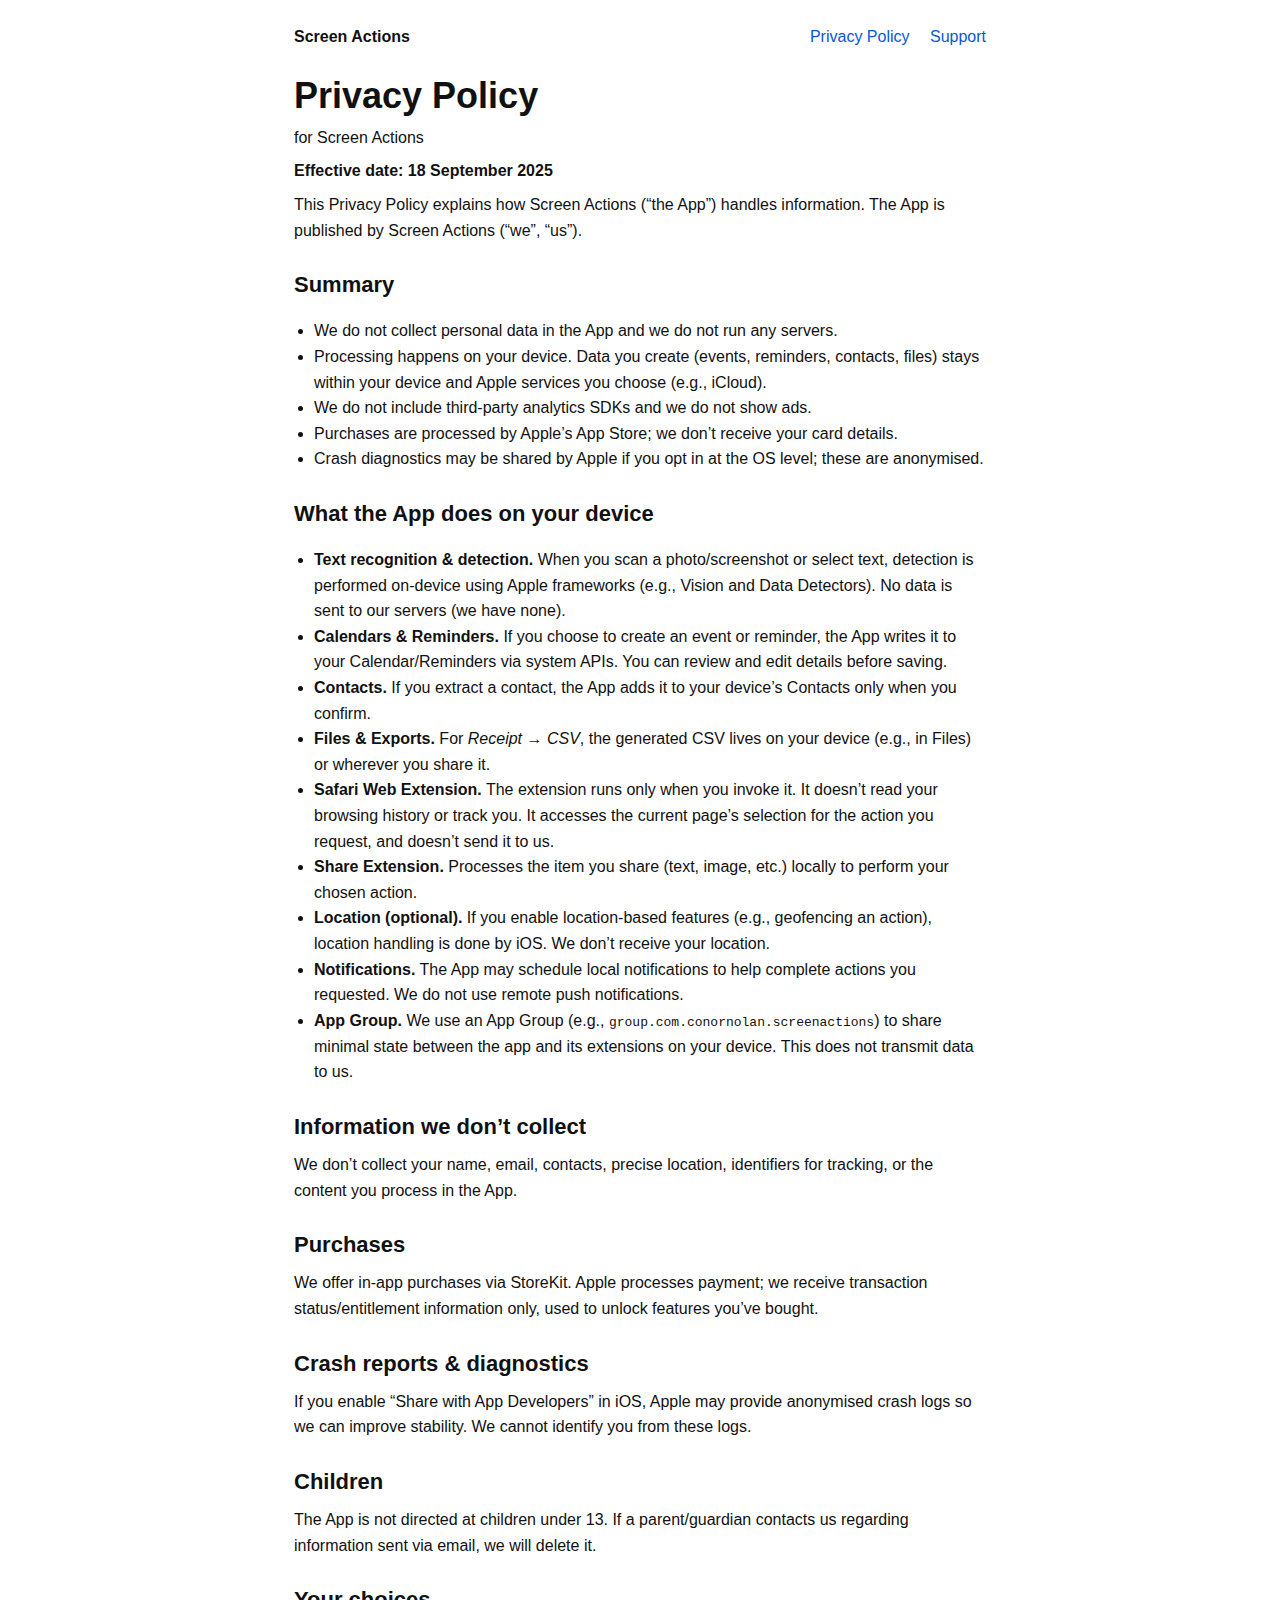
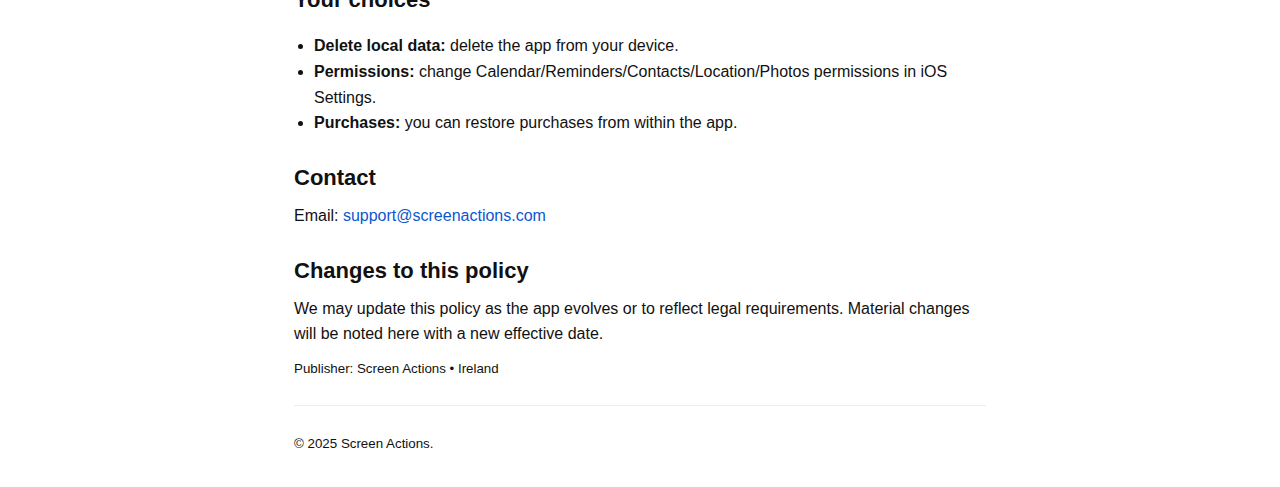
<file: privacy.html>
<!doctype html>
<html lang="en-GB">
<head>
  <meta charset="utf-8">
  <title>Privacy Policy • Screen Actions</title>
  <meta name="viewport" content="width=device-width, initial-scale=1">
  <meta name="description" content="Privacy Policy for the Screen Actions app. We do not collect personal data and we do not run servers.">
  <link rel="icon" href="Icon-1024.png">
  <link rel="canonical" href="https://screenactions.com/privacy.html">
  <meta property="og:title" content="Privacy Policy — Screen Actions">
  <meta property="og:description" content="We don’t collect personal data and we don’t run servers. All processing happens on your device.">
  <meta property="og:url" content="https://screenactions.com/privacy.html">
  <meta property="og:image" content="https://screenactions.com/Icon-1024.png">
  <style>
    :root { --maxw: 740px; }
    * { box-sizing: border-box; }
    html, body { margin: 0; padding: 0; }
    body {
      font-family: -apple-system, BlinkMacSystemFont, "Segoe UI", Roboto, Inter, Helvetica, Arial, system-ui, sans-serif;
      line-height: 1.6;
      color: #111;
      background: #fff;
      -webkit-font-smoothing: antialiased;
      text-rendering: optimizeLegibility;
    }
    a { color: #0b57d0; text-decoration: none; }
    a:hover, a:focus { text-decoration: underline; }
    .wrap { max-width: var(--maxw); margin: 0 auto; padding: 24px; }
    header { display: flex; align-items: center; justify-content: space-between; margin-bottom: 8px; }
    .brand a { font-weight: 700; font-size: 16px; color: inherit; text-decoration: none; }
    nav a { margin-left: 16px; white-space: nowrap; }
    h1 { font-size: 36px; line-height: 1.2; margin: 24px 0 8px; }
    h2 { font-size: 22px; margin: 24px 0 8px; }
    p { margin: 8px 0; }
    ul { padding-left: 20px; }
    footer { margin-top: 32px; font-size: 14px; color: #444; }
    hr { border: 0; height: 1px; background: #eee; margin: 24px 0; }
  </style>
</head>
<body>
  <div class="wrap">
    <header>
      <div class="brand"><a href="/">Screen Actions</a></div>
      <nav>
        <a href="/privacy.html">Privacy Policy</a>
        <a href="/support.html">Support</a>
      </nav>
    </header>

    <main>
      <h1>Privacy Policy</h1>
      <p>for Screen Actions</p>
      <p><strong>Effective date: 18 September 2025</strong></p>

      <p>This Privacy Policy explains how Screen Actions (“the App”) handles information. The App is published by Screen Actions (“we”, “us”).</p>

      <h2>Summary</h2>
      <ul>
        <li>We do not collect personal data in the App and we do not run any servers.</li>
        <li>Processing happens on your device. Data you create (events, reminders, contacts, files) stays within your device and Apple services you choose (e.g., iCloud).</li>
        <li>We do not include third-party analytics SDKs and we do not show ads.</li>
        <li>Purchases are processed by Apple’s App Store; we don’t receive your card details.</li>
        <li>Crash diagnostics may be shared by Apple if you opt in at the OS level; these are anonymised.</li>
      </ul>

      <h2>What the App does on your device</h2>
      <ul>
        <li><strong>Text recognition & detection.</strong> When you scan a photo/screenshot or select text, detection is performed on-device using Apple frameworks (e.g., Vision and Data Detectors). No data is sent to our servers (we have none).</li>
        <li><strong>Calendars & Reminders.</strong> If you choose to create an event or reminder, the App writes it to your Calendar/Reminders via system APIs. You can review and edit details before saving.</li>
        <li><strong>Contacts.</strong> If you extract a contact, the App adds it to your device’s Contacts only when you confirm.</li>
        <li><strong>Files & Exports.</strong> For <em>Receipt → CSV</em>, the generated CSV lives on your device (e.g., in Files) or wherever you share it.</li>
        <li><strong>Safari Web Extension.</strong> The extension runs only when you invoke it. It doesn’t read your browsing history or track you. It accesses the current page’s selection for the action you request, and doesn’t send it to us.</li>
        <li><strong>Share Extension.</strong> Processes the item you share (text, image, etc.) locally to perform your chosen action.</li>
        <li><strong>Location (optional).</strong> If you enable location-based features (e.g., geofencing an action), location handling is done by iOS. We don’t receive your location.</li>
        <li><strong>Notifications.</strong> The App may schedule local notifications to help complete actions you requested. We do not use remote push notifications.</li>
        <li><strong>App Group.</strong> We use an App Group (e.g., <code>group.com.conornolan.screenactions</code>) to share minimal state between the app and its extensions on your device. This does not transmit data to us.</li>
      </ul>

      <h2>Information we don’t collect</h2>
      <p>We don’t collect your name, email, contacts, precise location, identifiers for tracking, or the content you process in the App.</p>

      <h2>Purchases</h2>
      <p>We offer in-app purchases via StoreKit. Apple processes payment; we receive transaction status/entitlement information only, used to unlock features you’ve bought.</p>

      <h2>Crash reports & diagnostics</h2>
      <p>If you enable “Share with App Developers” in iOS, Apple may provide anonymised crash logs so we can improve stability. We cannot identify you from these logs.</p>

      <h2>Children</h2>
      <p>The App is not directed at children under 13. If a parent/guardian contacts us regarding information sent via email, we will delete it.</p>

      <h2>Your choices</h2>
      <ul>
        <li><strong>Delete local data:</strong> delete the app from your device.</li>
        <li><strong>Permissions:</strong> change Calendar/Reminders/Contacts/Location/Photos permissions in iOS Settings.</li>
        <li><strong>Purchases:</strong> you can restore purchases from within the app.</li>
      </ul>

      <h2>Contact</h2>
      <p>Email: <a href="mailto:support@screenactions.com">support@screenactions.com</a></p>

      <h2>Changes to this policy</h2>
      <p>We may update this policy as the app evolves or to reflect legal requirements. Material changes will be noted here with a new effective date.</p>

      <p><small>Publisher: Screen Actions • Ireland</small></p>

      <hr>

      <p><small>© 2025 Screen Actions.</small></p>
    </main>
  </div>
</body>
</html>
</file>
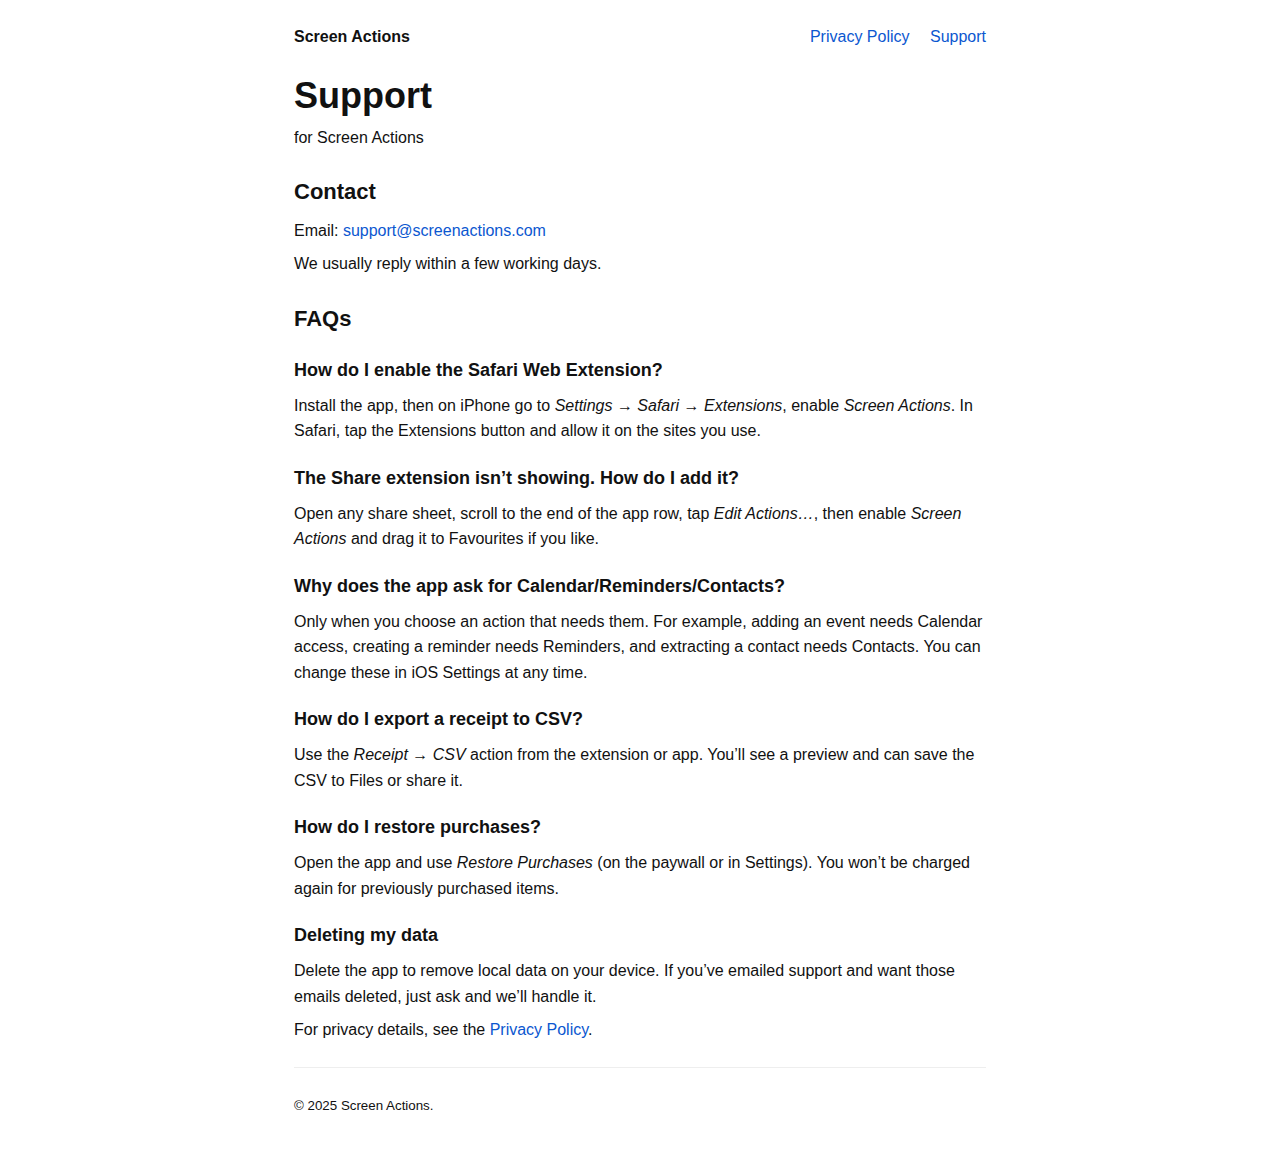
<file: support.html>
<!doctype html>
<html lang="en-GB">
<head>
  <meta charset="utf-8">
  <title>Support • Screen Actions</title>
  <meta name="viewport" content="width=device-width, initial-scale=1">
  <meta name="description" content="Support for Screen Actions — contact details and FAQs.">
  <link rel="icon" href="Icon-1024.png">
  <link rel="canonical" href="https://screenactions.com/support.html">
  <meta property="og:title" content="Support — Screen Actions">
  <meta property="og:description" content="Contact and FAQs for Screen Actions.">
  <meta property="og:url" content="https://screenactions.com/support.html">
  <meta property="og:image" content="https://screenactions.com/Icon-1024.png">
  <style>
    :root { --maxw: 740px; }
    * { box-sizing: border-box; }
    html, body { margin: 0; padding: 0; }
    body {
      font-family: -apple-system, BlinkMacSystemFont, "Segoe UI", Roboto, Inter, Helvetica, Arial, system-ui, sans-serif;
      line-height: 1.6;
      color: #111;
      background: #fff;
      -webkit-font-smoothing: antialiased;
      text-rendering: optimizeLegibility;
    }
    a { color: #0b57d0; text-decoration: none; }
    a:hover, a:focus { text-decoration: underline; }
    .wrap { max-width: var(--maxw); margin: 0 auto; padding: 24px; }
    header { display: flex; align-items: center; justify-content: space-between; margin-bottom: 8px; }
    .brand a { font-weight: 700; font-size: 16px; color: inherit; text-decoration: none; }
    nav a { margin-left: 16px; white-space: nowrap; }
    h1 { font-size: 36px; line-height: 1.2; margin: 24px 0 8px; }
    h2 { font-size: 22px; margin: 24px 0 8px; }
    h3 { font-size: 18px; margin: 20px 0 6px; }
    p { margin: 8px 0; }
    ul { padding-left: 20px; }
    footer { margin-top: 32px; font-size: 14px; color: #444; }
    hr { border: 0; height: 1px; background: #eee; margin: 24px 0; }
  </style>
</head>
<body>
  <div class="wrap">
    <header>
      <div class="brand"><a href="/">Screen Actions</a></div>
      <nav>
        <a href="/privacy.html">Privacy Policy</a>
        <a href="/support.html">Support</a>
      </nav>
    </header>

    <main>
      <h1>Support</h1>
      <p>for Screen Actions</p>

      <h2>Contact</h2>
      <p>Email: <a href="mailto:support@screenactions.com">support@screenactions.com</a></p>
      <p>We usually reply within a few working days.</p>

      <h2>FAQs</h2>

      <h3>How do I enable the Safari Web Extension?</h3>
      <p>Install the app, then on iPhone go to <em>Settings → Safari → Extensions</em>, enable <em>Screen Actions</em>. In Safari, tap the Extensions button and allow it on the sites you use.</p>

      <h3>The Share extension isn’t showing. How do I add it?</h3>
      <p>Open any share sheet, scroll to the end of the app row, tap <em>Edit Actions…</em>, then enable <em>Screen Actions</em> and drag it to Favourites if you like.</p>

      <h3>Why does the app ask for Calendar/Reminders/Contacts?</h3>
      <p>Only when you choose an action that needs them. For example, adding an event needs Calendar access, creating a reminder needs Reminders, and extracting a contact needs Contacts. You can change these in iOS Settings at any time.</p>

      <h3>How do I export a receipt to CSV?</h3>
      <p>Use the <em>Receipt → CSV</em> action from the extension or app. You’ll see a preview and can save the CSV to Files or share it.</p>

      <h3>How do I restore purchases?</h3>
      <p>Open the app and use <em>Restore Purchases</em> (on the paywall or in Settings). You won’t be charged again for previously purchased items.</p>

      <h3>Deleting my data</h3>
      <p>Delete the app to remove local data on your device. If you’ve emailed support and want those emails deleted, just ask and we’ll handle it.</p>

      <p>For privacy details, see the <a href="/privacy.html">Privacy Policy</a>.</p>

      <hr>

      <p><small>© 2025 Screen Actions.</small></p>
    </main>
  </div>
</body>
</html>
</file>
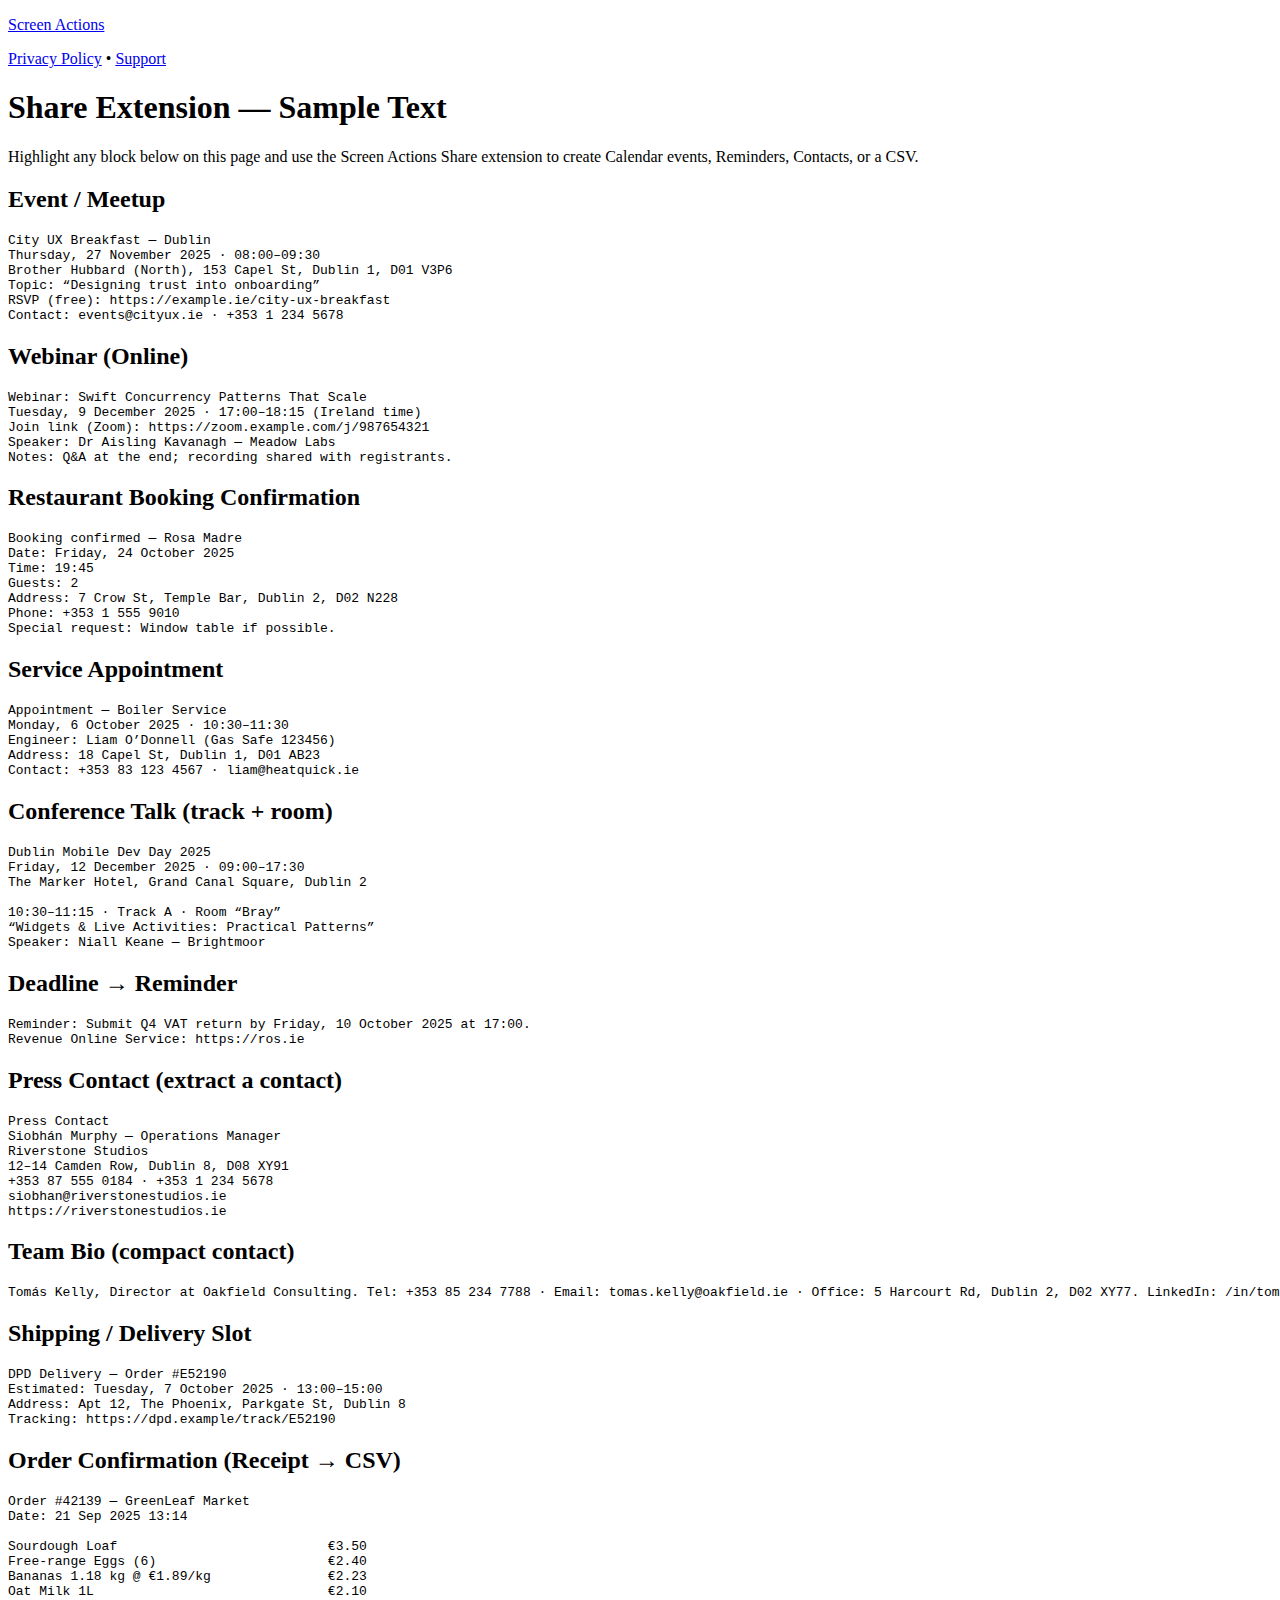
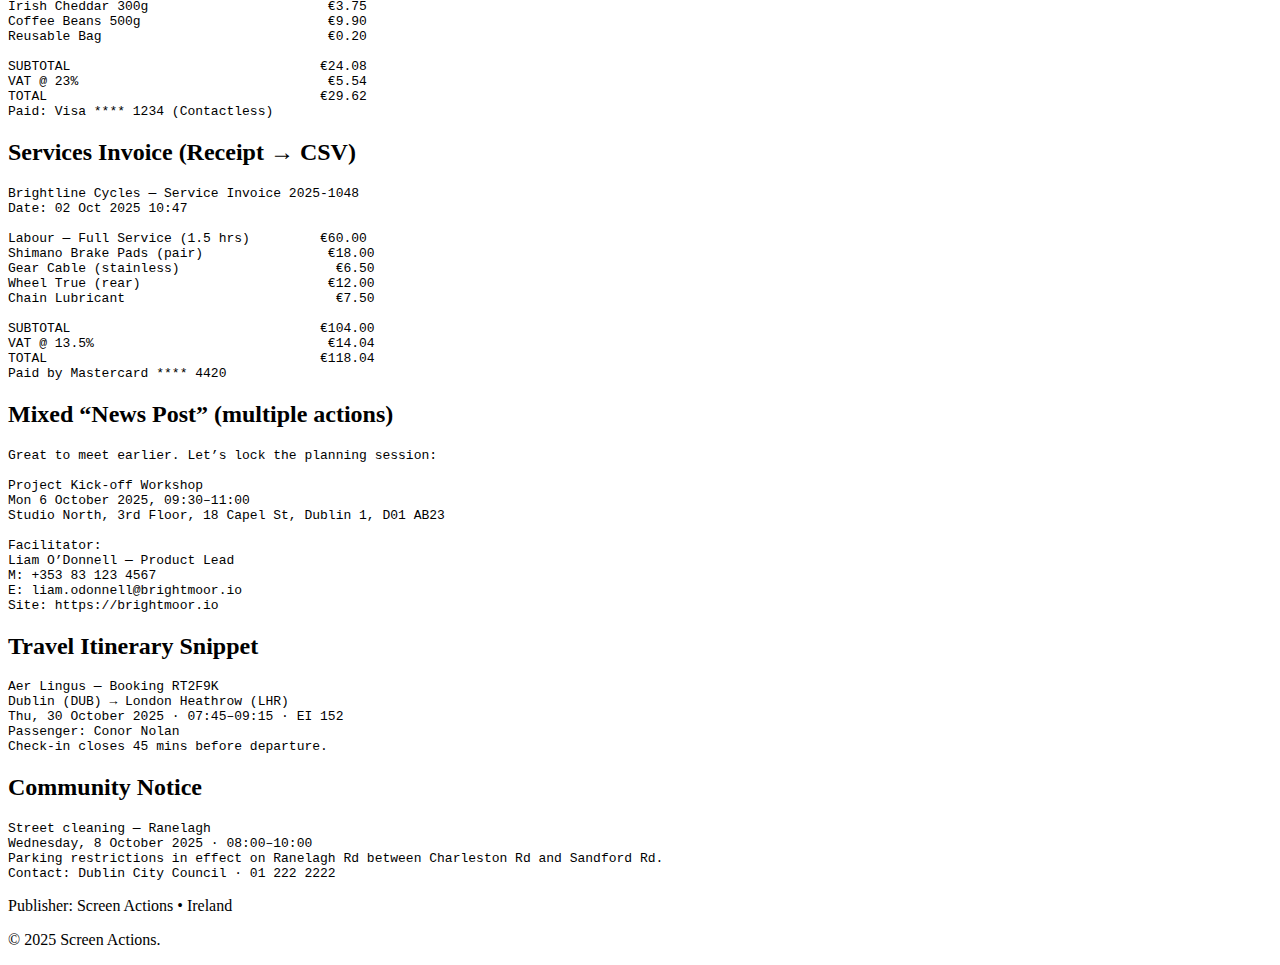
<file: samples/share-snippets.html>
<!DOCTYPE html>
<html lang="en-GB">
<head>
  <meta charset="utf-8">
  <title>Share Extension — Sample Text • Screen Actions</title>
  <meta name="viewport" content="width=device-width, initial-scale=1">
</head>
<body>

<p><a href="/">Screen Actions</a></p>
<p><a href="/privacy.html">Privacy Policy</a> • <a href="/support.html">Support</a></p>

<h1>Share Extension — Sample Text</h1>

<p>Highlight any block below on this page and use the Screen Actions Share extension to create Calendar events, Reminders, Contacts, or a CSV.</p>

<h2>Event / Meetup</h2>
<pre>City UX Breakfast — Dublin
Thursday, 27 November 2025 · 08:00–09:30
Brother Hubbard (North), 153 Capel St, Dublin 1, D01 V3P6
Topic: “Designing trust into onboarding”
RSVP (free): https://example.ie/city-ux-breakfast
Contact: events@cityux.ie · +353 1 234 5678</pre>

<h2>Webinar (Online)</h2>
<pre>Webinar: Swift Concurrency Patterns That Scale
Tuesday, 9 December 2025 · 17:00–18:15 (Ireland time)
Join link (Zoom): https://zoom.example.com/j/987654321
Speaker: Dr Aisling Kavanagh — Meadow Labs
Notes: Q&A at the end; recording shared with registrants.</pre>

<h2>Restaurant Booking Confirmation</h2>
<pre>Booking confirmed — Rosa Madre
Date: Friday, 24 October 2025
Time: 19:45
Guests: 2
Address: 7 Crow St, Temple Bar, Dublin 2, D02 N228
Phone: +353 1 555 9010
Special request: Window table if possible.</pre>

<h2>Service Appointment</h2>
<pre>Appointment — Boiler Service
Monday, 6 October 2025 · 10:30–11:30
Engineer: Liam O’Donnell (Gas Safe 123456)
Address: 18 Capel St, Dublin 1, D01 AB23
Contact: +353 83 123 4567 · liam@heatquick.ie</pre>

<h2>Conference Talk (track + room)</h2>
<pre>Dublin Mobile Dev Day 2025
Friday, 12 December 2025 · 09:00–17:30
The Marker Hotel, Grand Canal Square, Dublin 2

10:30–11:15 · Track A · Room “Bray”
“Widgets & Live Activities: Practical Patterns”
Speaker: Niall Keane — Brightmoor</pre>

<h2>Deadline → Reminder</h2>
<pre>Reminder: Submit Q4 VAT return by Friday, 10 October 2025 at 17:00.
Revenue Online Service: https://ros.ie</pre>

<h2>Press Contact (extract a contact)</h2>
<pre>Press Contact
Siobhán Murphy — Operations Manager
Riverstone Studios
12–14 Camden Row, Dublin 8, D08 XY91
+353 87 555 0184 · +353 1 234 5678
siobhan@riverstonestudios.ie
https://riverstonestudios.ie</pre>

<h2>Team Bio (compact contact)</h2>
<pre>Tomás Kelly, Director at Oakfield Consulting. Tel: +353 85 234 7788 · Email: tomas.kelly@oakfield.ie · Office: 5 Harcourt Rd, Dublin 2, D02 XY77. LinkedIn: /in/tomaskelly</pre>

<h2>Shipping / Delivery Slot</h2>
<pre>DPD Delivery — Order #E52190
Estimated: Tuesday, 7 October 2025 · 13:00–15:00
Address: Apt 12, The Phoenix, Parkgate St, Dublin 8
Tracking: https://dpd.example/track/E52190</pre>

<h2>Order Confirmation (Receipt → CSV)</h2>
<pre>Order #42139 — GreenLeaf Market
Date: 21 Sep 2025 13:14

Sourdough Loaf                           €3.50
Free-range Eggs (6)                      €2.40
Bananas 1.18 kg @ €1.89/kg               €2.23
Oat Milk 1L                              €2.10
Irish Cheddar 300g                       €3.75
Coffee Beans 500g                        €9.90
Reusable Bag                             €0.20

SUBTOTAL                                €24.08
VAT @ 23%                                €5.54
TOTAL                                   €29.62
Paid: Visa **** 1234 (Contactless)</pre>

<h2>Services Invoice (Receipt → CSV)</h2>
<pre>Brightline Cycles — Service Invoice 2025-1048
Date: 02 Oct 2025 10:47

Labour — Full Service (1.5 hrs)         €60.00
Shimano Brake Pads (pair)                €18.00
Gear Cable (stainless)                    €6.50
Wheel True (rear)                        €12.00
Chain Lubricant                           €7.50

SUBTOTAL                                €104.00
VAT @ 13.5%                              €14.04
TOTAL                                   €118.04
Paid by Mastercard **** 4420</pre>

<h2>Mixed “News Post” (multiple actions)</h2>
<pre>Great to meet earlier. Let’s lock the planning session:

Project Kick-off Workshop
Mon 6 October 2025, 09:30–11:00
Studio North, 3rd Floor, 18 Capel St, Dublin 1, D01 AB23

Facilitator:
Liam O’Donnell — Product Lead
M: +353 83 123 4567
E: liam.odonnell@brightmoor.io
Site: https://brightmoor.io</pre>

<h2>Travel Itinerary Snippet</h2>
<pre>Aer Lingus — Booking RT2F9K
Dublin (DUB) → London Heathrow (LHR)
Thu, 30 October 2025 · 07:45–09:15 · EI 152
Passenger: Conor Nolan
Check-in closes 45 mins before departure.</pre>

<h2>Community Notice</h2>
<pre>Street cleaning — Ranelagh
Wednesday, 8 October 2025 · 08:00–10:00
Parking restrictions in effect on Ranelagh Rd between Charleston Rd and Sandford Rd.
Contact: Dublin City Council · 01 222 2222</pre>

<p>Publisher: Screen Actions • Ireland</p>
<p>© 2025 Screen Actions.</p>

</body>
</html>
</file>
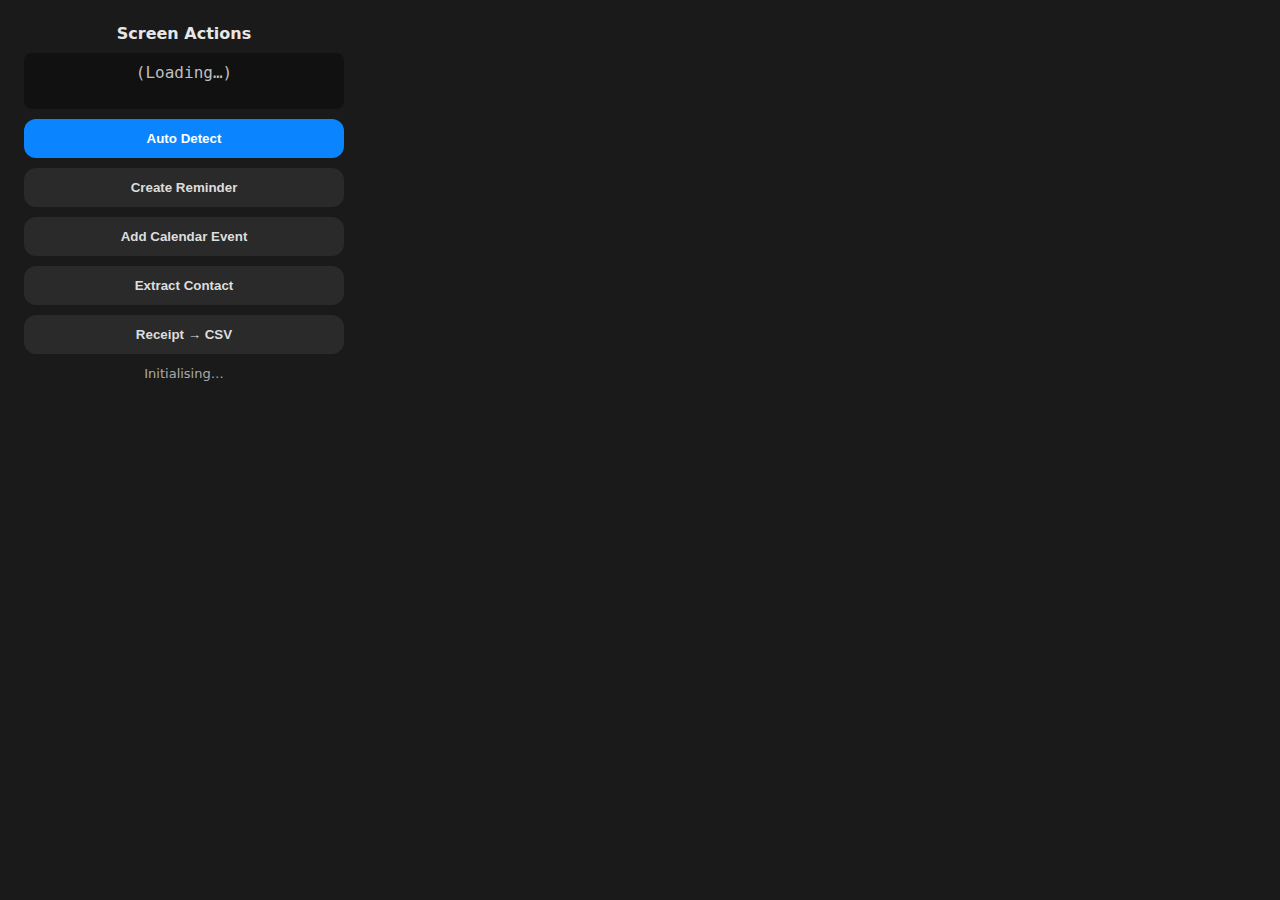
<file: ScreenActionsWebExtension/WebRes/popup.html>
<!doctype html>
<html>
<head>
  <meta charset="utf-8">
  <meta name="viewport" content="width=device-width, initial-scale=1">
  <title>Screen Actions</title>
  <link rel="stylesheet" href="popup.css">
  <style>
    body { margin: 0; font: -apple-system-body; color: #e7e7e7; background:#1a1a1a; }
    .wrap { padding: 14px; width: 320px; }
    .h { font-weight: 600; margin-bottom: 10px; }
    .sel { white-space: pre-wrap; font-family: ui-monospace, SFMono-Regular, Menlo, monospace; background:#111; border-radius:8px; padding:10px; color:#bfbfbf; min-height:36px; }
    .btn { width:100%; padding:12px; margin-top:10px; border-radius:12px; border:0; background:#0a84ff; color:white; font-weight:600; }
    .btn.gray { background:#2a2a2a; color:#ddd; }
    .status { margin-top:12px; font-size:13px; color:#aaa; white-space:pre-wrap; }
    .status.ok { color:#7dff9a; }
    .status.err { color:#ff5c5c; }
  </style>
</head>
<body>
  <div class="wrap">
    <div class="h">Screen Actions</div>
    <div id="sel" class="sel">(Loading…)</div>
    <button id="btn-auto" class="btn">Auto Detect</button>
    <button id="btn-rem"  class="btn gray">Create Reminder</button>
    <button id="btn-cal"  class="btn gray">Add Calendar Event</button>
    <button id="btn-ctc"  class="btn gray">Extract Contact</button>
    <button id="btn-csv"  class="btn gray">Receipt → CSV</button>
    <div id="status" class="status">Initialising…</div>
  </div>
  <script src="popup.js"></script>
</body>
</html>
</file>
<file: ScreenActionsWebExtension/WebRes/popup.css>
:root {
    color-scheme: light dark;
}

body {
    width: 100px;
    padding: 10px;

    font-family: system-ui;
    text-align: center;
}

@media (prefers-color-scheme: dark) {
    /* Dark Mode styles go here. */
}
</file>
